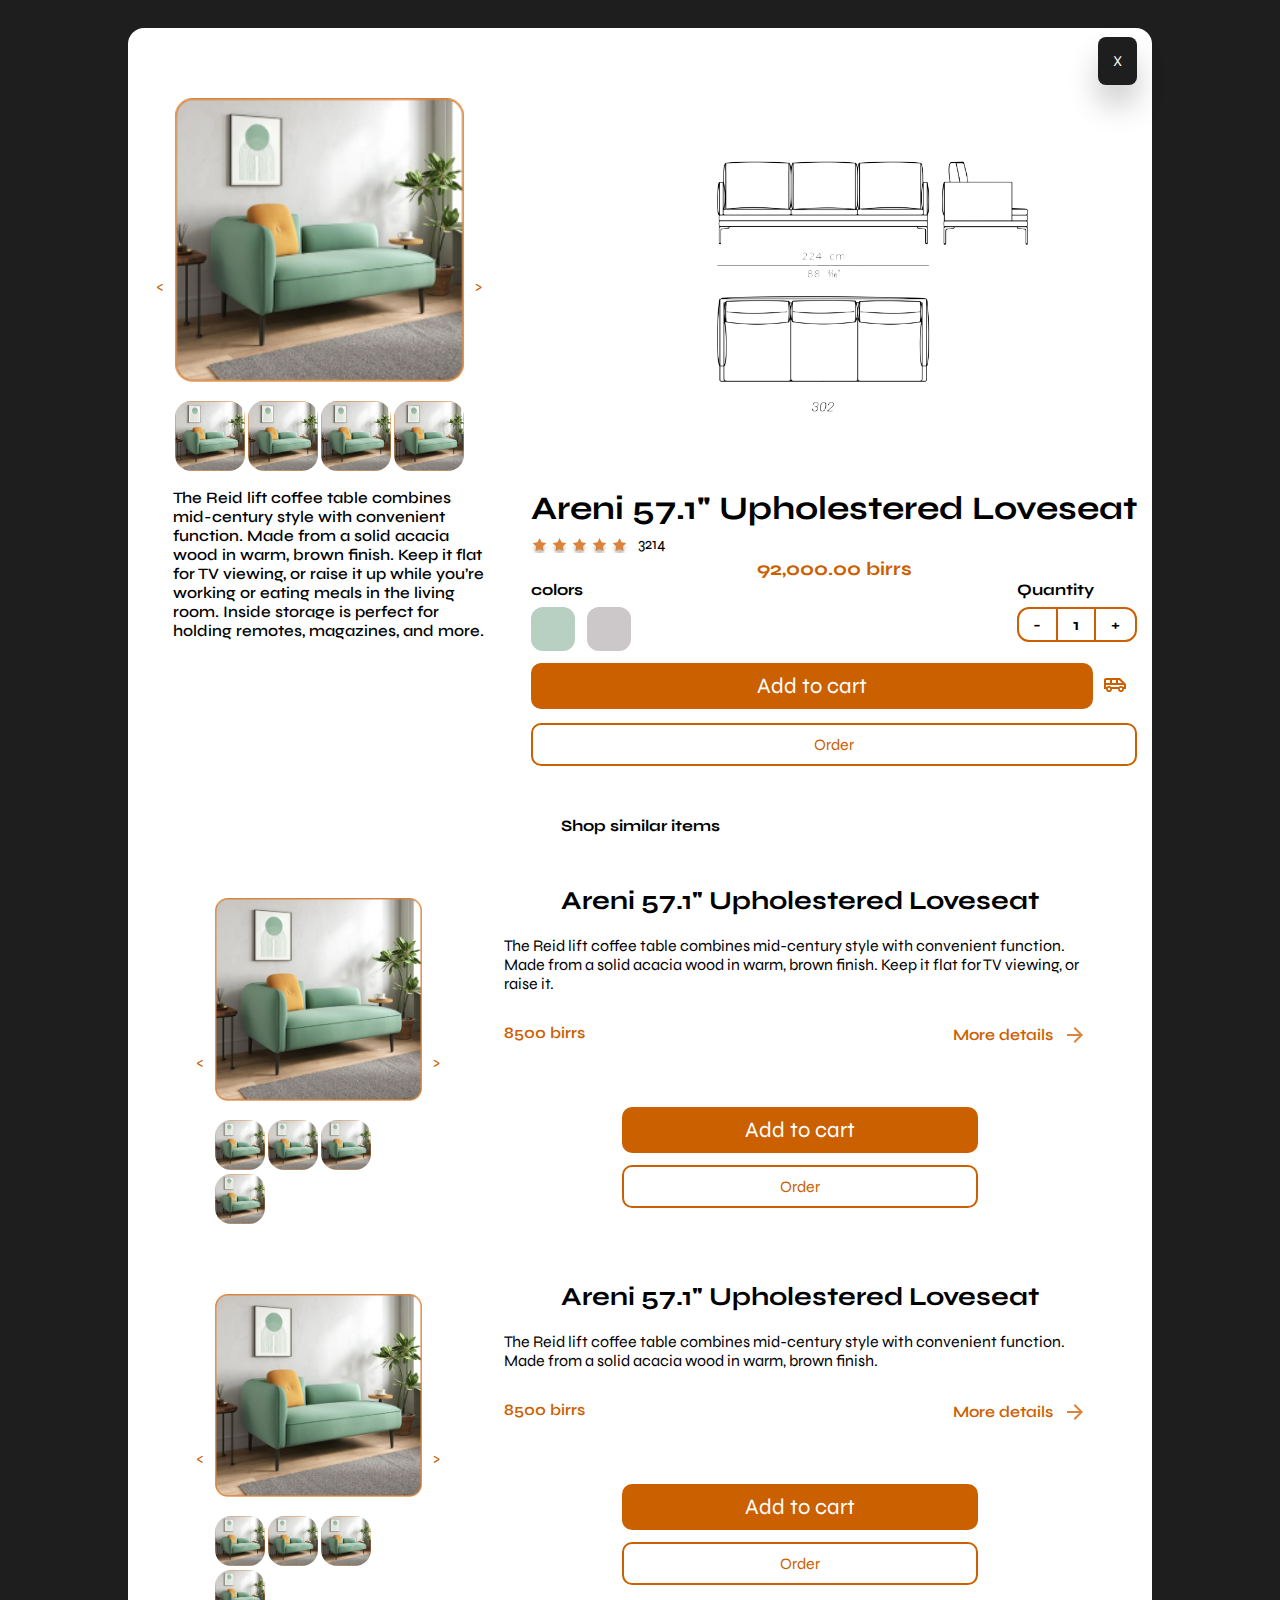
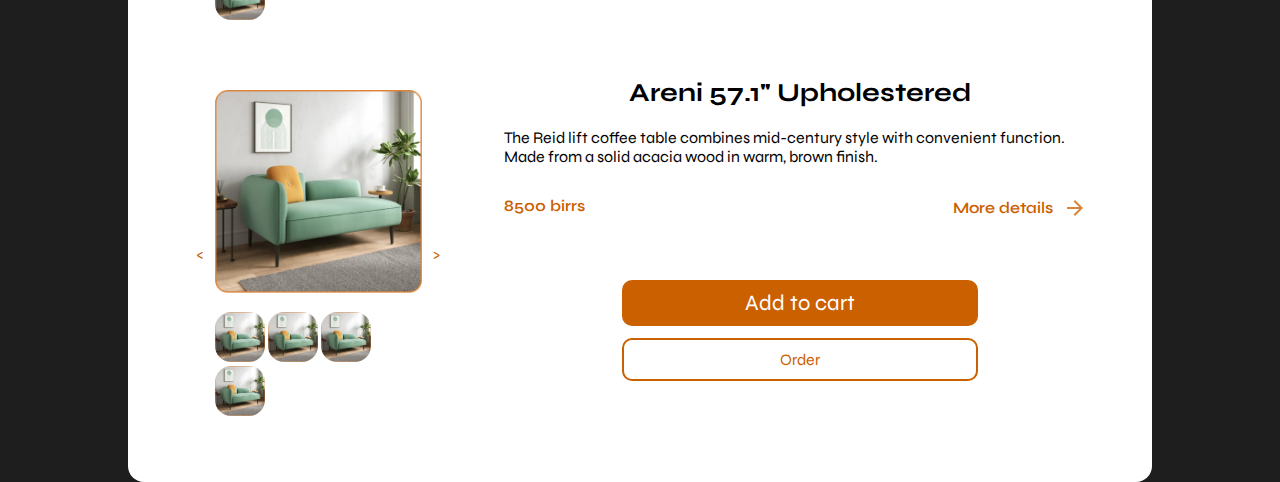
<file: templates/items.html>
<!DOCTYPE html>
<html lang="en">
  <head>
    <meta charset="UTF-8" />
    <meta name="viewport" content="width=device-width, initial-scale=1.0" />
    <title>Document</title>
    <link rel="stylesheet" href="../styles/items-styles.css" />
  </head>
  <body>
    <section>
      <div class="pop-wrapper">
        <div class="exit">
          <div class="exit-space"></div>
          <div class="exit-symbol">X</div>
        </div>
        <div class="product-portfolio">
          <div class="product-pics first">
            <div class="pic-prev arrow">&lt;</div>
            <div class="pics">
              <div class="main-pic">
                <img src="../assets/product-img.png" alt="" srcset="" />
              </div>
              <div class="sec-pic">
                <img src="../assets/product-img.png" alt="" srcset="" />
                <img src="../assets/product-img.png" alt="" srcset="" />
                <img src="../assets/product-img.png" alt="" srcset="" />
                <img src="../assets/product-img.png" alt="" srcset="" />
              </div>
            </div>
            <div class="pic-next arrow">&gt;</div>
          </div>
          <div class="product-illustration">
            <img
              src="../assets/bobby-flint-blueprint-william-302-zanotta-removebg-preview.png"
              alt=""
              id="ill"
            />
          </div>
        </div>
        <div class="ill-holder">
          <div class="see-illustration">
            Tap to see illustration
            <span>
              <svg
                xmlns="http://www.w3.org/2000/svg"
                height="24px"
                viewBox="0 -960 960 960"
                width="24px"
                fill="#e8eaed"
              >
                <path
                  d="M200-120q-17 0-28.5-11.5T160-160v-40q-50 0-85-35t-35-85v-200q0-50 35-85t85-35v-80q0-50 35-85t85-35h400q50 0 85 35t35 85v80q50 0 85 35t35 85v200q0 50-35 85t-85 35v40q0 17-11.5 28.5T760-120q-17 0-28.5-11.5T720-160v-40H240v40q0 17-11.5 28.5T200-120Zm-40-160h640q17 0 28.5-11.5T840-320v-200q0-17-11.5-28.5T800-560q-17 0-28.5 11.5T760-520v160H200v-160q0-17-11.5-28.5T160-560q-17 0-28.5 11.5T120-520v200q0 17 11.5 28.5T160-280Zm120-160h400v-80q0-27 11-49t29-39v-112q0-17-11.5-28.5T680-760H280q-17 0-28.5 11.5T240-720v112q18 17 29 39t11 49v80Zm200 0Zm0 160Zm0-80Z"
                />
              </svg>
            </span>
          </div>
        </div>
        <div class="product-details">
          <div class="main-descript first-descript">
            The Reid lift coffee table combines mid-century style with
            convenient function. Made from a solid acacia wood in warm, brown
            finish. Keep it flat for TV viewing, or raise it up while you’re
            working or eating meals in the living room. Inside storage is
            perfect for holding remotes, magazines, and more.
          </div>
          <div class="main-details">
            <div class="main-title first-title">
              Areni 57.1" Upholestered Loveseat
            </div>
            <div class="rating">
              <div class="stars">
                <img src="../assets/Shape.png" alt="" srcset="" />
                <img src="../assets/Shape.png" alt="" srcset="" />
                <img src="../assets/Shape.png" alt="" srcset="" />
                <img src="../assets/Shape.png" alt="" srcset="" />
                <img src="../assets/Shape.png" alt="" srcset="" />
              </div>
              <span class="review-num">3214</span>
            </div>
            <div class="price">
              92,000.00 birrs
            </div>
            <div class="last-details">
              <div class="color-options">
                <div class="color-title">
                  colors
                </div>
                <div class="colors">
                  <div class="color A"></div>
                  <div class="color B"></div>
                </div>
              </div>
              <div class="quantity-needed">
                <div class="quantity-title">
                  Quantity
                </div>
                <div class="quantity-num">
                  <div class="choose-quantity">
                    <div class="minus">
                      -
                    </div>
                    <div class="num">
                      1
                    </div>
                    <div class="plus">
                      +
                    </div>
                  </div>
                </div>
              </div>
            </div>
            <div class="actions">
              <div class="addtoCart">
                <div class="cart-btn">
                  <button>Add to cart</button>
                </div>
                <div class="cart-sym">
                  <svg
                    xmlns="http://www.w3.org/2000/svg"
                    height="24px"
                    viewBox="0 -960 960 960"
                    width="24px"
                    fill="#cb6001"
                  >
                    <path
                      d="M240-200q-50 0-85-35t-35-85H40v-360q0-33 23.5-56.5T120-760h560l240 240v200h-80q0 50-35 85t-85 35q-50 0-85-35t-35-85H360q0 50-35 85t-85 35Zm360-360h160L640-680h-40v120Zm-240 0h160v-120H360v120Zm-240 0h160v-120H120v120Zm120 290q21 0 35.5-14.5T290-320q0-21-14.5-35.5T240-370q-21 0-35.5 14.5T190-320q0 21 14.5 35.5T240-270Zm480 0q21 0 35.5-14.5T770-320q0-21-14.5-35.5T720-370q-21 0-35.5 14.5T670-320q0 21 14.5 35.5T720-270ZM120-400h32q17-18 39-29t49-11q27 0 49 11t39 29h304q17-18 39-29t49-11q27 0 49 11t39 29h32v-80H120v80Zm720-80H120h720Z"
                    />
                  </svg>
                </div>
              </div>
              <div class="order">
                Order
              </div>
            </div>
          </div>
        </div>
        <!-- <div class="note">
          //here should be the complimentary items
        </div> -->
        <div class="similar-items">
          <div class="similar-title">
            Shop similar items
          </div>
          <div class="similars">
            <div class="hidden-title">Areni 57.1" Upholestered Loveseat</div>

            <div class="similars-flex">
              <div class="product-pics">
                <div class="pic-prev arrow">&lt;</div>
                <div class="pics">
                  <div class="main-pic" id="last">
                    <img src="../assets/product-img.png" alt="" srcset="" />
                  </div>
                  <div class="sec-pic" id="last-secs">
                    <img src="../assets/product-img.png" alt="" srcset="" />
                    <img src="../assets/product-img.png" alt="" srcset="" />
                    <img src="../assets/product-img.png" alt="" srcset="" />
                    <img src="../assets/product-img.png" alt="" srcset="" />
                  </div>
                </div>
                <div class="pic-next arrow">&gt;</div>
              </div>
              <div class="similar-details">
                <div class="detail-title main-title">
                  Areni 57.1" Upholestered Loveseat
                </div>
                <div class="detail-descript">
                  The Reid lift coffee table combines mid-century style with
                  convenient function. Made from a solid acacia wood in warm,
                  brown finish. Keep it flat for TV viewing, or raise it.
                </div>
                <div class="priceanddetails">
                  <div class="details-price">8500 birrs</div>
                  <div class="details-detail">
                    <div class="tobenone">More details</div>
                    <svg
                      class="arr-left"
                      xmlns="http://www.w3.org/2000/svg"
                      height="24px"
                      viewBox="0 -960 960 960"
                      width="44px"
                      fill="#D9843A"
                    >
                      <path
                        d="M647-440H160v-80h487L423-744l57-56 320 320-320 320-57-56 224-224Z"
                      />
                    </svg>
                  </div>
                </div>
                <div class="details-buttons last-buttons">
                  <div class="cart-btn">
                    <button>Add to cart</button>
                  </div>
                  <div class="order">
                    Order
                  </div>
                </div>
              </div>
            </div>
            <div class="details-holder">
              <div class="hidden-details details-buttons last-buttons">
                <div class="cart-btn">
                  <button>Add to cart</button>
                </div>
                <div class="order">
                  Order
                </div>
              </div>
            </div>
          </div>
          <div class="similars">
            <div class="hidden-title">Areni 57.1" Upholestered Loveseat</div>
            <div class="similars-flex">
              <div class="product-pics">
                <div class="pic-prev arrow">&lt;</div>
                <div class="pics">
                  <div class="main-pic" id="last">
                    <img src="../assets/product-img.png" alt="" srcset="" />
                  </div>
                  <div class="sec-pic" id="last-secs">
                    <img src="../assets/product-img.png" alt="" srcset="" />
                    <img src="../assets/product-img.png" alt="" srcset="" />
                    <img src="../assets/product-img.png" alt="" srcset="" />
                    <img src="../assets/product-img.png" alt="" srcset="" />
                  </div>
                </div>
                <div class="pic-next arrow">&gt;</div>
              </div>
              <div class="similar-details">
                <div class="detail-title main-title">
                  Areni 57.1" Upholestered Loveseat
                </div>
                <div class="detail-descript">
                  The Reid lift coffee table combines mid-century style with
                  convenient function. Made from a solid acacia wood in warm,
                  brown finish.
                </div>
                <div class="priceanddetails">
                  <div class="details-price">8500 birrs</div>
                  <div class="details-detail">
                    <div class="tobenone">More details</div>
                    <svg
                      class="arr-left"
                      xmlns="http://www.w3.org/2000/svg"
                      height="24px"
                      viewBox="0 -960 960 960"
                      width="44px"
                      fill="#D9843A"
                    >
                      <path
                        d="M647-440H160v-80h487L423-744l57-56 320 320-320 320-57-56 224-224Z"
                      />
                    </svg>
                  </div>
                </div>
                <div class="details-buttons last-buttons">
                  <div class="cart-btn">
                    <button>Add to cart</button>
                  </div>
                  <div class="order">
                    Order
                  </div>
                </div>
              </div>
            </div>
            <div class="details-holder">
              <div class="hidden-details details-buttons last-buttons">
                <div class="cart-btn">
                  <button>Add to cart</button>
                </div>
                <div class="order">
                  Order
                </div>
              </div>
            </div>
          </div>
          <div class="similars">
            <div class="hidden-title">Areni 57.1" Upholestered Loveseat</div>
            <div class="similars-flex">
              <div class="product-pics">
                <div class="pic-prev arrow">&lt;</div>
                <div class="pics">
                  <div class="main-pic" id="last">
                    <img src="../assets/product-img.png" alt="" srcset="" />
                  </div>
                  <div class="sec-pic" id="last-secs">
                    <img src="../assets/product-img.png" alt="" srcset="" />
                    <img src="../assets/product-img.png" alt="" srcset="" />
                    <img src="../assets/product-img.png" alt="" srcset="" />
                    <img src="../assets/product-img.png" alt="" srcset="" />
                  </div>
                </div>
                <div class="pic-next arrow">&gt;</div>
              </div>
              <div class="similar-details">
                <div class="detail-title main-title">
                  Areni 57.1" Upholestered
                </div>
                <div class="detail-descript">
                  The Reid lift coffee table combines mid-century style with
                  convenient function. Made from a solid acacia wood in warm,
                  brown finish.
                </div>
                <div class="priceanddetails">
                  <div class="details-price">8500 birrs</div>
                  <div class="details-detail">
                    <div class="tobenone">More details</div>
                    <svg
                      class="arr-left"
                      xmlns="http://www.w3.org/2000/svg"
                      height="24px"
                      viewBox="0 -960 960 960"
                      width="44px"
                      fill="#D9843A"
                    >
                      <path
                        d="M647-440H160v-80h487L423-744l57-56 320 320-320 320-57-56 224-224Z"
                      />
                    </svg>
                  </div>
                </div>
                <div class="details-buttons last-buttons">
                  <div class="cart-btn">
                    <button>Add to cart</button>
                  </div>
                  <div class="order">
                    Order
                  </div>
                </div>
              </div>
            </div>
            <div class="details-holder">
              <div class="hidden-details details-buttons last-buttons">
                <div class="cart-btn">
                  <button>Add to cart</button>
                </div>
                <div class="order">
                  Order
                </div>
              </div>
            </div>
          </div>
        </div>
      </div>
    </section>

    <script src="../JS/main.js"></script>
  </body>
</html>
</file>
<file: styles/items-styles.css>
@import url("https://fonts.googleapis.com/css2?family=Syne:wght@400..800&display=swap");

* {
  box-sizing: border-box;
  font-family: "Syne", sans-serif;
}
.first {
  width: 45vw;
}
body {
  background-color: #1e1e1e;
}
.pop-wrapper {
  background-color: white;
  border-radius: 16px;
  width: 80vw;
  position: absolute;
  left: 50%;
  transform: translateX(-50%);
  margin-top: 20px;
  padding: 9px 15px;
}
.exit {
  display: flex;
  justify-content: space-between;
}
.exit-symbol {
  box-shadow: rgba(0, 0, 0, 0.2) 0px 20px 30px;
  color: white;
  background-color: #1e1e1e;
  width: max-content;
  padding: 15px;
  font-size: 15px;
  text-align: center;
  border-radius: 8px;
}
.arrow {
  color: #cb6001;
}
.product-portfolio {
  display: flex;
  justify-content: space-between;
  /* gap: 40px; */
}
.product-pics {
  display: flex;
  gap: 10px;
  align-items: center;
  padding: 13px;
}
.sec-pic > * {
  width: 70px;
  height: 70px;
  border-radius: 16px;
}
.pics {
  display: flex;
  flex-direction: column;
  align-items: center;
  gap: 15px;
}

.main-pic > img,
.main-pic {
  width: 100%;
}
.product-illustration > img {
  width: 70%;
}
.product-illustration {
  display: flex;
  justify-content: center;
  align-items: center;
}
.product-details {
  padding-left: 30px;
  display: flex;
  justify-content: space-between;
}
.main-descript {
  width: 25vw;
  font-weight: 550;
}
.main-title {
  font-weight: bold;
  font-size: 33px;
  text-align: center;
}
.rating {
  margin-top: 10px;
  display: flex;
  justify-content: center;
  align-content: center;
  width: max-content;
  gap: 10px;
  /* background: #cb6001; */
}
.review-num {
  margin-top: -4px;
}
.details-holder {
  display: flex;
  justify-content: center;
  width: 100%;
}
.price {
  color: #cb6001;
  font-weight: bold;
  font-size: 19px;
  display: flex;
  justify-content: center;
}

.color {
  height: 44px;
  width: 44px;
  border-radius: 12px;
}
.colors {
  display: flex;
  gap: 12px;
}

.A {
  background-color: #b7d0c1;
}

.B {
  background-color: #ccc8c9;
}
.choose-quantity {
  display: grid;
  grid-template-columns: 1fr 1fr 1fr;
  width: 120px;
  height: 35px;
  border: #cb6001 2px solid;
  border-radius: 12px;
}
.choose-quantity > * {
  display: flex;
  justify-content: center;
  align-items: center;
}
.minus,
.num {
  border-right: #cb6001 2px solid;
}
.last-details {
  display: flex;
  justify-content: space-between;
  font-weight: bold;
}
.last-details > * {
  display: flex;
  flex-direction: column;
  gap: 8px;
}
.actions {
  margin-top: 12px;
}
.actions,
.actions > * {
  width: 100%;
}
.addtoCart {
  display: flex;
  width: 100%;
}
.ill-holder {
  display: none;
  width: 100% !important;
}
.cart-btn,
.ill-holder {
  width: 100%;
}
.full-ill > img{
  width: 90vw;
  align-self: center;
}

.full-ill {
    display: flex;
    flex-direction: column;
    gap: 30px;
    justify-content: space-between;
    padding: 0px 0px 50% 0px;
  /* width: 30vw; */
  height: 100vh;
  position: relative;
  top: 12%;
  background: white;
  box-shadow: 0 8px 32px 0 rgba(31, 38, 135, 0.37);
  backdrop-filter: blur(4px);
  -webkit-backdrop-filter: blur(4px);
  border-radius: 10px;
  border: 1px solid rgba(255, 255, 255, 0.18);
}

.see-illustration {
  width: max-content !important;
  margin: 40px 0px 40px 0px;
  display: flex;
  justify-content: center;
  gap: 21px;
}
.cart-btn > button,
.see-illustration {
  background-color: #cb6001;
  border: none;
  padding: 10px;
  color: white;
  border-radius: 10px;
  width: 100%;
  font-size: 22px;
}
.cart-sym {
  margin: 10px;
}
.order {
  width: 100%;
  color: #cb6001;
  text-align: center;
  margin-top: 12px;
  border: #cb6001 2px solid;
  padding: 10px;
  border-radius: 10px;
}
.note,
.similar-title {
  display: flex;
  justify-content: center;
  margin-top: 50px;
  margin-bottom: 50px;
  font-weight: bold;
}
.hidden-details {
  margin-bottom: 12px;
}
#last > img {
  width: 100%;
}
#last-secs > img {
  width: 50px;
  height: 50px;
}
.similars-flex {
  display: flex;
  width: 100%;
  justify-content: space-between;
}
.similars {
  display: flex;
  flex-direction: column;
  position: relative;
  justify-content: space-between;
  margin-bottom: 40px;
}
.hidden-title,
.hidden-details {
  display: none;
}
.similar-items {
  margin-top: 30px;
}
.detail-title {
  font-size: 26px;
  margin-top: unset !important;
}
.similar-details {
  width: 50vw;
  display: flex;
  flex-direction: column;
  gap: 20px;
}
.priceanddetails {
  display: flex;
  justify-content: space-between;
  font-weight: 600;
  color: #cb6001;
}
.details-detail {
  display: flex;
  justify-content: center;
  align-items: center;
}
@media screen and (min-width: 1000px) {
  .similars-flex {
    gap: 50px;
  }
  .similar-items {
    padding: 0px 40px 0px 40px !important;
  }
  .details-buttons > .cart-btn,
  .details-buttons > .order {
    width: 60%;
  }
  .hidden-details {
    display: none !important;
  }
  .last-buttons {
    margin-top: 40px;
  }
  .priceanddetails {
    margin-top: 10px;
  }
  .details-buttons {
    display: flex;
    flex-direction: column;
    width: 100%;
    justify-content: center;
    align-items: center;
  }
}

@media screen and (max-width: 1256px) {
  .pop-wrapper {
    width: 86vw;
  }
}
@media screen and (max-width: 1186px) {
  .pop-wrapper {
    width: 90vw;
  }
}
@media screen and (max-width: 1136px) {
  .pop-wrapper {
    width: 94vw;
  }
  .main-descript {
    text-align: justify;
  }
}
@media screen and (max-width: 1086px) {
  .main-descript {
    width: 28vw;
  }
}
@media screen and (max-width: 1186px) {
  .first-title {
    font-size: 27px;
  }
}
@media screen and (max-width: 1000px) {
  .main-descript {
    text-align: justify;
  }
  .detail-title {
    font-size: 22px !important;
  }
  /* .product-illustration>img{
    width: 50%;

} */
}
@media screen and (max-width: 950px) {
  .pop-wrapper {
    width: 98vw;
  }
  .main-descript {
    width: 32vw;
  }

  .product-details {
    gap: 20px;
  }
}
@media screen and (max-width: 907px) {
  .sec-pic > * {
    height: 60px;
    width: 60px;
  }
  .main-descript {
    width: 29vw;
  }
}
@media screen and (max-width: 860px) {
  .pop-wrapper {
    width: 100vw;
  }
  .ill-holder {
    display: flex;
    justify-content: center;
  }
  .first {
    justify-content: center;
  }
  .product-illustration {
    display: none;
  }

  .product-portfolio {
    width: 100%;
    justify-content: center;
  }
  /* .main-descript{
        text-align: unset !important;
    } */
  .rating {
    display: flex;
    width: 100%;
    justify-content: center;
  }
  .product-details {
    flex-direction: column-reverse;
    margin-top: 40px;
    padding-left: 10px !important;
  }
  .main-descript {
    width: 100%;
  }
  .detail-title {
    margin-top: 42px;
  }
}

@media screen and (max-width: 717px) {
  .sec-pic {
    display: grid;
    grid-template-columns: repeat(4, 1fr);
    gap: 5px;
  }
  .similars-flex {
    gap: 20px;
  }
}

@media screen and (max-width: 612px) {
  .details-descript {
    width: 100%;
  }
  .details-price {
    display: none;
  }
  .priceanddetails {
    display: none;
  }
  .similars-flex {
    gap: 20px;
  }
  .hidden-details {
    justify-content: center;
    width: 90% !important;
  }
  .similars {
    border: none;
    border-radius: 12px;
    box-shadow: #cb6001 -5px 5px, #e7832c -10px 10px, #d9843a -1px 1px,
      #f0d2b7 -15px 15px;
  }
  .hidden-title {
    text-align: center;
  }
  .product-pics {
    padding-top: 0px;
  }

  .similars-flex {
    align-items: flex-start;
    /* border: 2px #cb6001 solid; */
  }
  #last-secs {
    display: none;
  }
  .similars {
    margin-bottom: 50px;
  }
  .similars-flex {
    margin-top: 30px;
  }
  .detail-title {
    font-size: 18px !important;
  }
  .detail-title {
    display: none;
  }

  .hidden-title {
    display: flex;
    font-weight: bold;
    font-size: 20px;
    justify-content: center;
    width: 100%;
  }
  .last-buttons {
    display: none;
  }
  .hidden-details {
    display: flex;
    gap: 40px;
    width: 50%;
    justify-self: center;
    align-items: center;
    margin-top: 30px;
  }
  .hidden-details > .cart-btn,
  .hidden-details > .order {
    width: fit-content !important;
  }
  .hidden-details > .order {
    margin-top: 0px;
  }

  /* .last-buttons {
    margin-top: 20px;
    position: absolute;
    left: 50%;
    top: 100%;
    transform: translate(-50%, 0%);
    display: flex !important;
    justify-content: center;
    align-items: center;
    gap: 20px;
  } */
}
@media screen and (max-width: 580px) {
  .tobenone {
    display: none;
  }
}
@media screen and (max-width: 527px) {
  .details-descript {
    width: 100%;
  }
  .details-price {
    display: none;
  }
  .priceanddetails {
    display: none;
  }
  .similars-flex {
    gap: 20px;
  }
  .hidden-details {
    justify-content: center;
    width: 90% !important;
  }
  .similars {
    border: none;
    border-radius: 12px;
    box-shadow: #cb6001 -5px 5px, #e7832c -10px 10px, #d9843a -1px 1px,
      #f0d2b7 -15px 15px;
  }
  .hidden-title {
    text-align: center;
  }
}
@media screen and (max-width: 450px) {
  .last-details {
    margin-top: 6px;
  }
  .similars-flex {
    width: 100%;
    flex-direction: column;
    justify-content: center;
    align-items: center;
  }
  .first {
    margin-top: 22px;
  }
  .similars {
    padding-top: 12px;
    box-shadow: rgba(202, 174, 123, 0.48) 6px 2px 16px 0px,
      rgba(255, 255, 255, 0.8) -6px -2px 16px 0px;
  }
  .similar-details {
    width: 100%;
    padding-left: 8px;
  }
  .details-descript {
    width: 100vw;
  }
  .full-ill>img{
    zoom: 1.1;
  }
}

::-webkit-scrollbar {
  background-color: #1e1e1e;
  width: 4.5px;
}
::-webkit-scrollbar-thumb {
  background: wheat;
  /* border-radius: 542px; */
}
</file>
